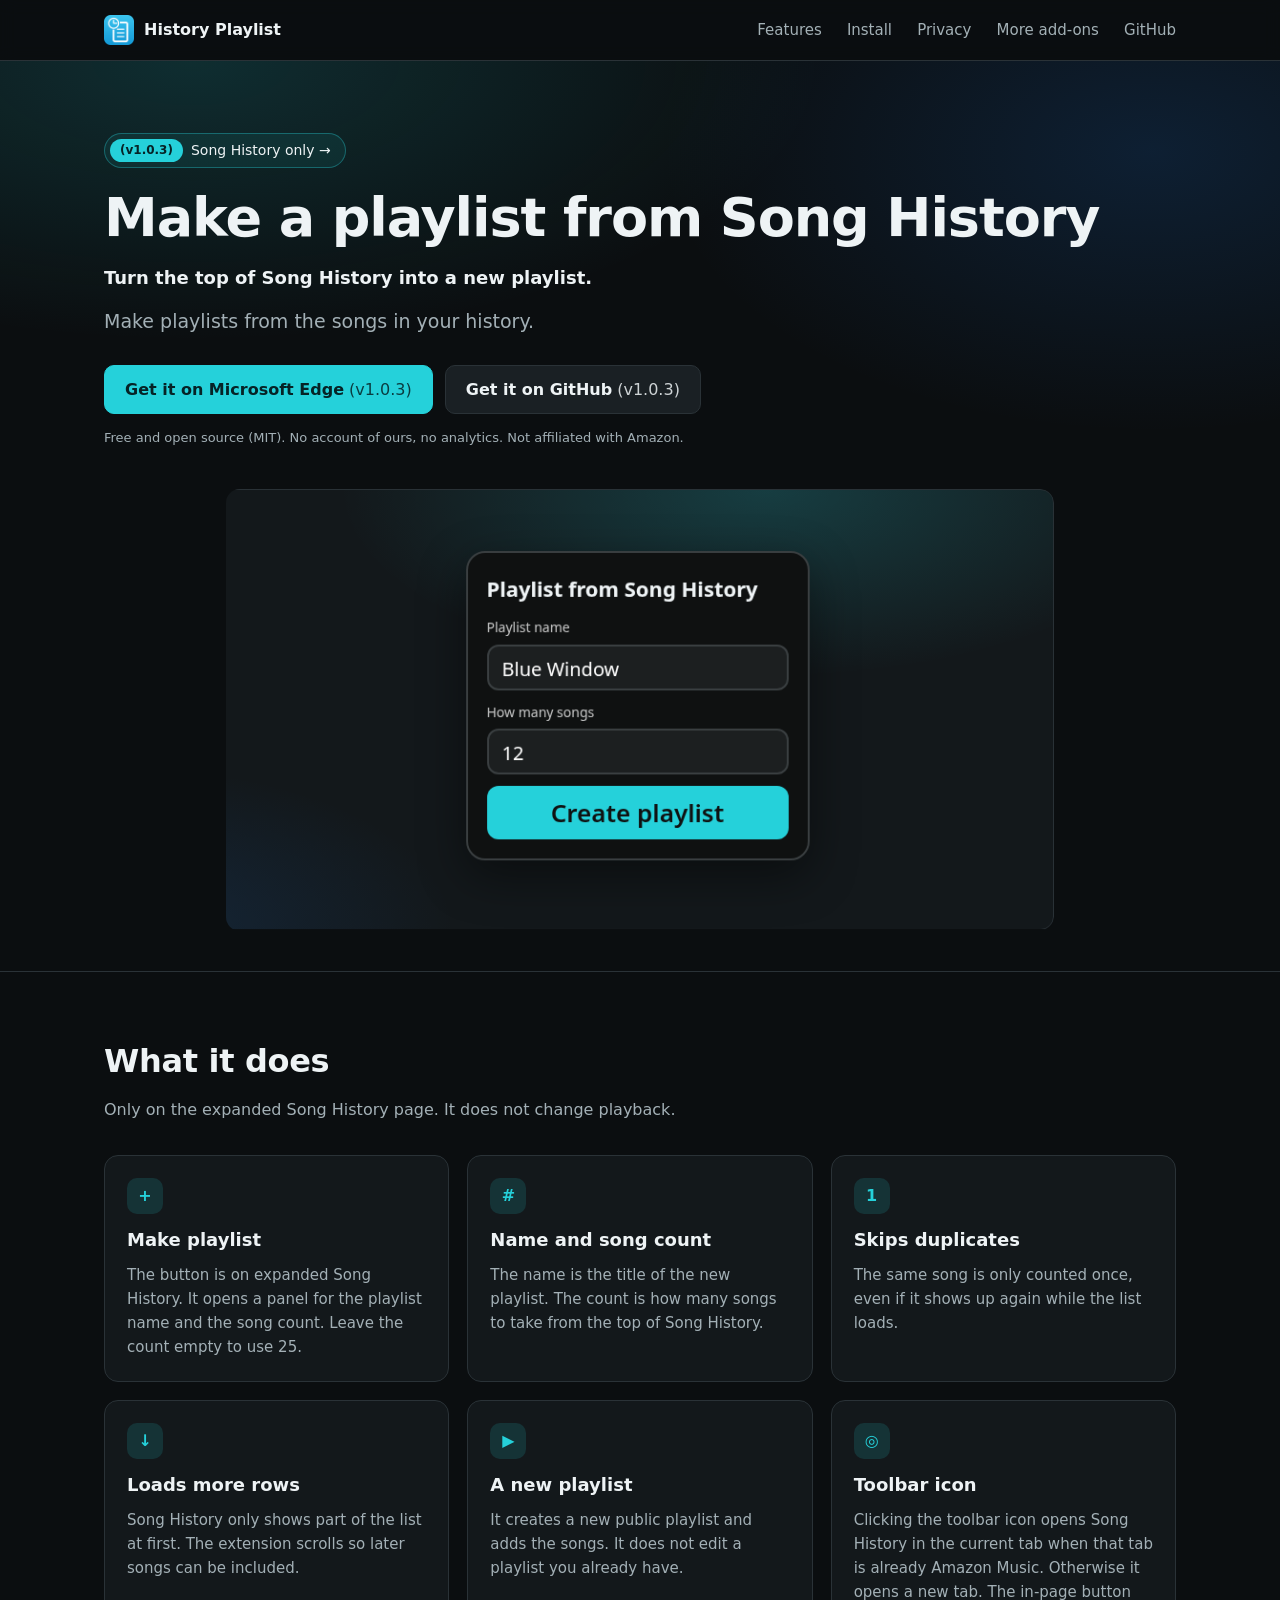
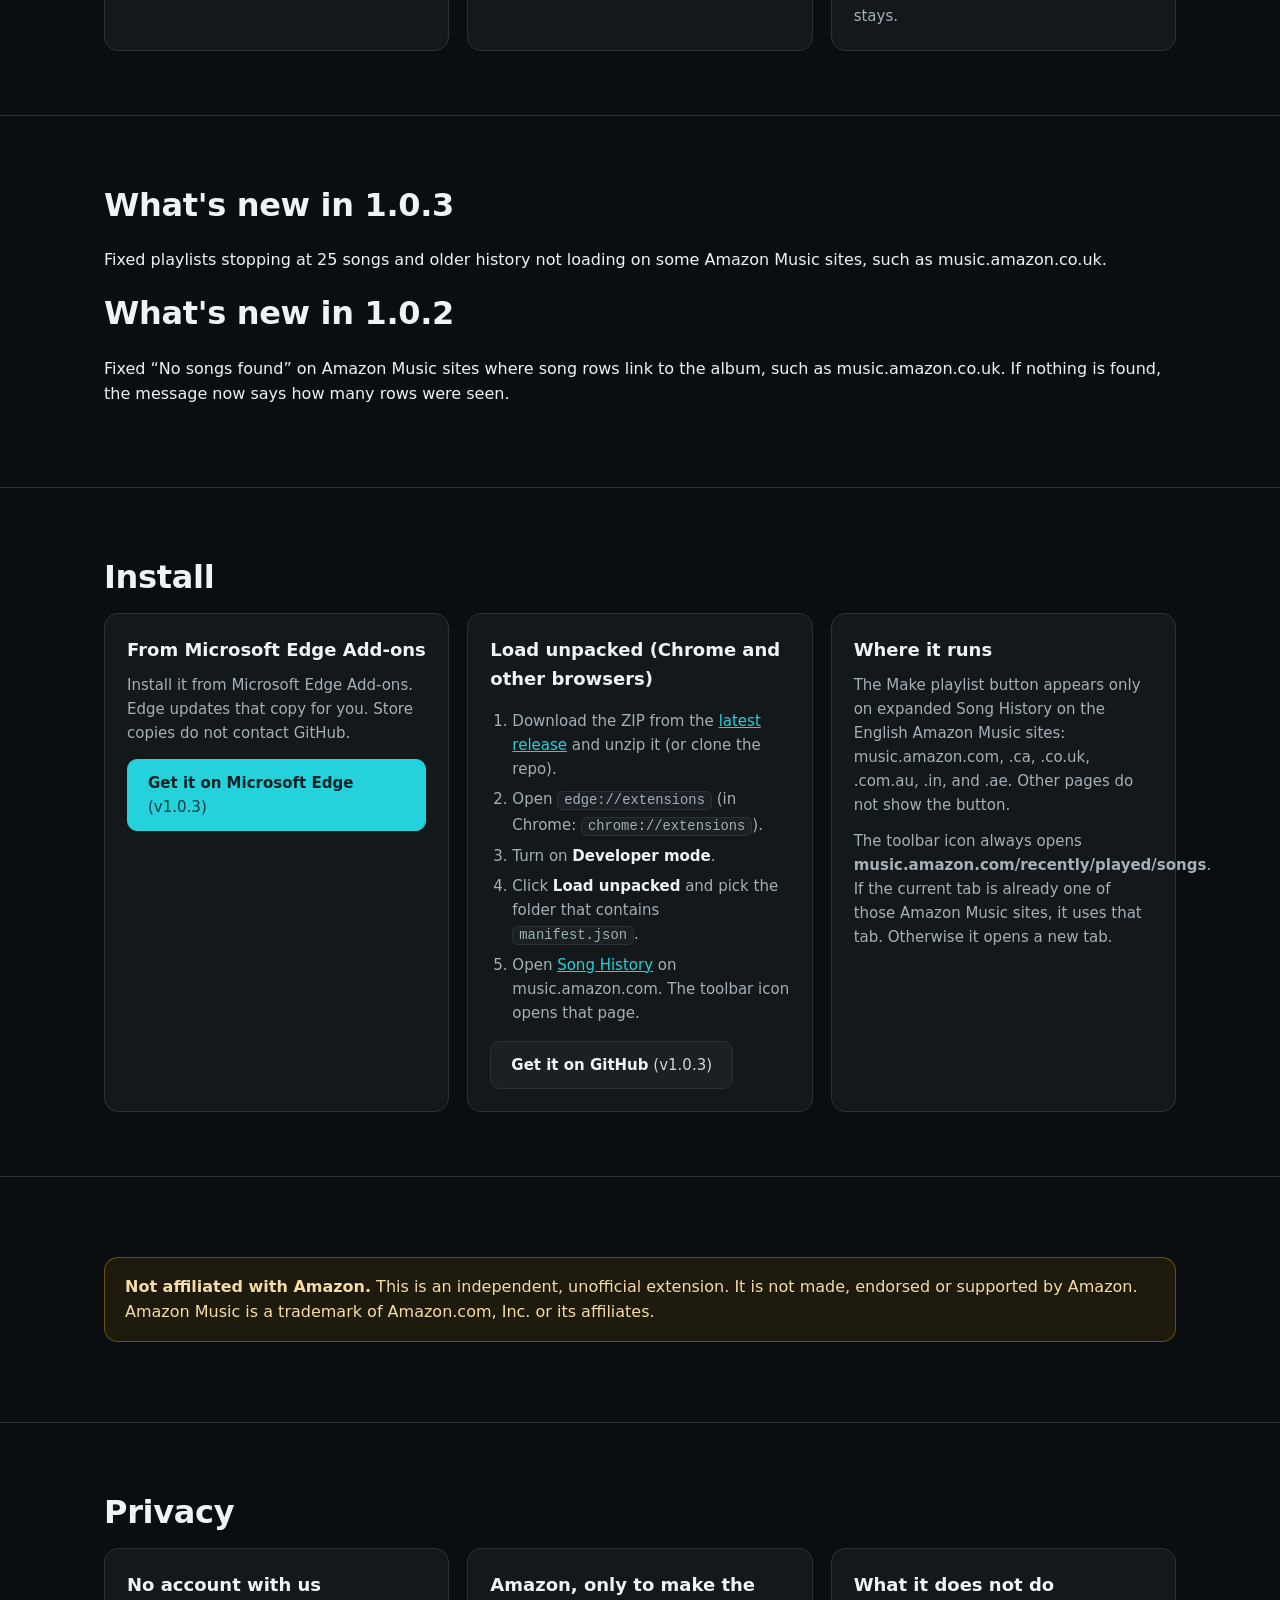
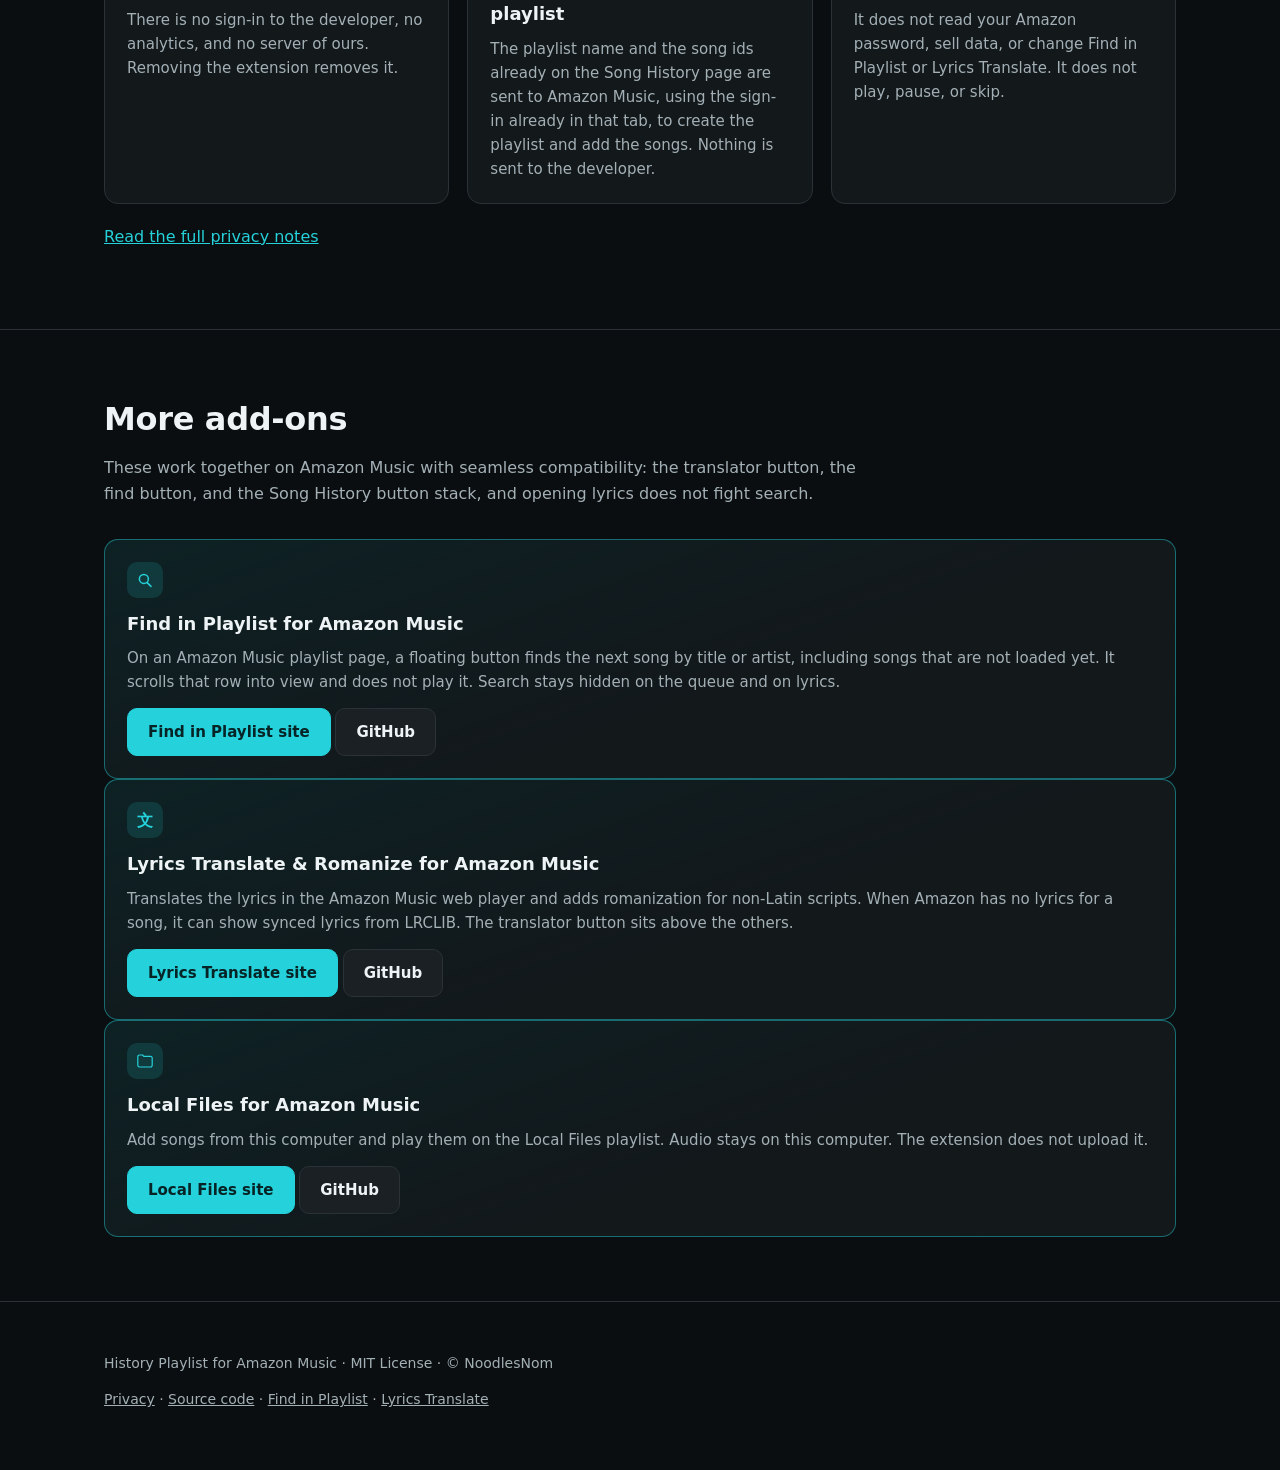
<file: docs/index.html>
<!doctype html>
<html lang="en">
<head>
<meta charset="utf-8">
<meta name="viewport" content="width=device-width, initial-scale=1">
<title>History Playlist for Amazon Music: Microsoft Edge extension</title>
<meta name="description" content="A free Microsoft Edge extension that makes a new playlist from Amazon Music Song History. Name it, choose how many songs, skip duplicates, then open the new playlist. Not affiliated with Amazon.">
<link rel="icon" href="img/icon.png">
<link rel="stylesheet" href="style.css">
</head>
<body>
<header class="top">
  <div class="wrap">
    <a class="brand" href="#"><img src="img/icon.png" alt="">History Playlist</a>
    <nav>
      <a href="#features">Features</a>
      <a href="#install">Install</a>
      <a href="#privacy" class="hide-s">Privacy</a>
      <a href="#more">More add-ons</a>
      <a href="https://github.com/NoodlesNom/history-playlist-for-amazon-music">GitHub</a>
    </nav>
  </div>
</header>

<div class="hero">
  <div class="wrap">
    <a class="pill" href="#features"><b data-ver="github"></b> Song History only &rarr;</a>
    <h1>Make a playlist from Song History</h1>
    <p class="kicker">Turn the top of Song History into a new playlist.</p>
    <p class="lead">Make playlists from the songs in your history.</p>
    <div class="buttons">
      <a class="btn primary" href="https://microsoftedge.microsoft.com/addons/detail/history-playlist-for-amaz/bkdkoldlpmomjdkkbpilddlpcndlgdpg">Get it on Microsoft Edge<span class="bver" data-ver="store"></span></a>
      <a class="btn" href="https://github.com/NoodlesNom/history-playlist-for-amazon-music/releases/latest" title="Download the ZIP and load it unpacked">Get it on GitHub<span class="bver" data-ver="github"></span></a>
    </div>
    <p class="note versions">Microsoft Add-ons store updates can take up to a week because Microsoft reviews each one. The GitHub version is always the newest. <a href="#install">See install options</a>.</p>
    <p class="note">Free and open source (MIT). No account of ours, no analytics. Not affiliated with Amazon.</p>
    <div class="shot">
      <img src="img/history-playlist-listing.png" alt="The Make playlist panel: playlist name Blue Window, 12 songs, and a Create playlist button.">
    </div>
  </div>
</div>

<section id="features">
  <div class="wrap">
    <h2>What it does</h2>
    <p class="sub">Only on the expanded Song History page. It does not change playback.</p>
    <div class="grid">
      <div class="card"><div class="icon">+</div><h3>Make playlist</h3>
        <p>The button is on expanded Song History. It opens a panel for the playlist name and the song count. Leave the count empty to use 25.</p></div>
      <div class="card"><div class="icon">#</div><h3>Name and song count</h3>
        <p>The name is the title of the new playlist. The count is how many songs to take from the top of Song History.</p></div>
      <div class="card"><div class="icon">1</div><h3>Skips duplicates</h3>
        <p>The same song is only counted once, even if it shows up again while the list loads.</p></div>
      <div class="card"><div class="icon">↓</div><h3>Loads more rows</h3>
        <p>Song History only shows part of the list at first. The extension scrolls so later songs can be included.</p></div>
      <div class="card"><div class="icon">▶</div><h3>A new playlist</h3>
        <p>It creates a new public playlist and adds the songs. It does not edit a playlist you already have.</p></div>
      <div class="card"><div class="icon">◎</div><h3>Toolbar icon</h3>
        <p>Clicking the toolbar icon opens Song History in the current tab when that tab is already Amazon Music. Otherwise it opens a new tab. The in-page button stays.</p></div>
    </div>
  </div>
</section>

<section id="whats-new">
  <div class="wrap">
    <h2>What's new in 1.0.3</h2>
    <p>Fixed playlists stopping at 25 songs and older history not loading on some Amazon Music sites, such as music.amazon.co.uk.</p>
    <h2>What's new in 1.0.2</h2>
    <p>Fixed &ldquo;No songs found&rdquo; on Amazon Music sites where song rows link to the album, such as music.amazon.co.uk. If nothing is found, the message now says how many rows were seen.</p>
  </div>
</section>

<section id="install">
  <div class="wrap">
    <h2>Install</h2>
    <div class="grid">
      <div class="card"><h3>From Microsoft Edge Add-ons</h3>
        <p>Install it from Microsoft Edge Add-ons. Edge updates that copy for you. Store copies do not contact GitHub.</p>
        <p style="margin-top:14px"><a class="btn primary" href="https://microsoftedge.microsoft.com/addons/detail/history-playlist-for-amaz/bkdkoldlpmomjdkkbpilddlpcndlgdpg">Get it on Microsoft Edge<span class="bver" data-ver="store"></span></a></p></div>
      <div class="card"><h3>Load unpacked (Chrome and other browsers)</h3>
        <ol class="steps">
          <li>Download the ZIP from the <a href="https://github.com/NoodlesNom/history-playlist-for-amazon-music/releases/latest">latest release</a> and unzip it (or clone the repo).</li>
          <li>Open <code>edge://extensions</code> (in Chrome: <code>chrome://extensions</code>).</li>
          <li>Turn on <b>Developer mode</b>.</li>
          <li>Click <b>Load unpacked</b> and pick the folder that contains <code>manifest.json</code>.</li>
          <li>Open <a href="https://music.amazon.com/recently/played/songs">Song History</a> on music.amazon.com. The toolbar icon opens that page.</li>
        </ol>
        <p style="margin-top:14px"><a class="btn" href="https://github.com/NoodlesNom/history-playlist-for-amazon-music/releases/latest" title="Download the ZIP and load it unpacked">Get it on GitHub<span class="bver" data-ver="github"></span></a></p></div>
      <div class="card"><h3>Where it runs</h3>
        <p>The Make playlist button appears only on expanded Song History on the English Amazon Music sites: music.amazon.com, .ca, .co.uk, .com.au, .in, and .ae. Other pages do not show the button.</p>
        <p style="margin-top:12px">The toolbar icon always opens <b>music.amazon.com/recently/played/songs</b>. If the current tab is already one of those Amazon Music sites, it uses that tab. Otherwise it opens a new tab.</p></div>
    </div>
    <p class="note versions" style="margin-top:18px">Microsoft Add-ons store updates can take up to a week because Microsoft reviews each one. The GitHub version is always the newest. <a href="#features">See what's included</a>.</p>
  </div>
</section>

<section>
  <div class="wrap">
    <p class="disclaimer"><b>Not affiliated with Amazon.</b> This is an independent, unofficial extension. It is not made, endorsed or supported by Amazon. Amazon Music is a trademark of Amazon.com, Inc. or its affiliates.</p>
  </div>
</section>

<section id="privacy">
  <div class="wrap">
    <h2>Privacy</h2>
    <div class="grid">
      <div class="card"><h3>No account with us</h3><p>There is no sign-in to the developer, no analytics, and no server of ours. Removing the extension removes it.</p></div>
      <div class="card"><h3>Amazon, only to make the playlist</h3><p>The playlist name and the song ids already on the Song History page are sent to Amazon Music, using the sign-in already in that tab, to create the playlist and add the songs. Nothing is sent to the developer.</p></div>
      <div class="card"><h3>What it does not do</h3><p>It does not read your Amazon password, sell data, or change Find in Playlist or Lyrics Translate. It does not play, pause, or skip.</p></div>
    </div>
    <p style="margin-top:20px"><a href="privacy.html">Read the full privacy notes</a></p>
  </div>
</section>

<section id="more">
  <div class="wrap">
    <h2>More add-ons</h2>
    <p class="sub">These work together on Amazon Music with seamless compatibility: the translator button, the find button, and the Song History button stack, and opening lyrics does not fight search.</p>
    <div class="card new">
      <div class="icon" aria-hidden="true"><svg viewBox="0 0 24 24" width="18" height="18"><circle cx="10.5" cy="10.5" r="6" fill="none" stroke="currentColor" stroke-width="2"/><path d="M15 15.5 L20 20.5" fill="none" stroke="currentColor" stroke-width="2" stroke-linecap="round"/></svg></div>
      <h3>Find in Playlist for Amazon Music</h3>
      <p>On an Amazon Music playlist page, a floating button finds the next song by title or artist, including songs that are not loaded yet. It scrolls that row into view and does not play it. Search stays hidden on the queue and on lyrics.</p>
      <p style="margin-top:14px"><a class="btn primary" href="https://noodlesnom.github.io/find-in-playlist-for-amazon-music/">Find in Playlist site</a> <a class="btn" href="https://github.com/NoodlesNom/find-in-playlist-for-amazon-music">GitHub</a></p>
    </div>
    <div class="card new">
      <div class="icon">文</div>
      <h3>Lyrics Translate &amp; Romanize for Amazon Music</h3>
      <p>Translates the lyrics in the Amazon Music web player and adds romanization for non-Latin scripts. When Amazon has no lyrics for a song, it can show synced lyrics from LRCLIB. The translator button sits above the others.</p>
      <p style="margin-top:14px"><a class="btn primary" href="https://noodlesnom.github.io/lyrics-translate-for-amazon-music/">Lyrics Translate site</a> <a class="btn" href="https://github.com/NoodlesNom/lyrics-translate-for-amazon-music">GitHub</a></p>
    </div>
    <div class="card new">
      <div class="icon" aria-hidden="true"><svg viewBox="0 0 24 24" width="18" height="18"><path fill="none" stroke="currentColor" stroke-width="1.6" stroke-linejoin="round" stroke-linecap="round" d="M2.4 6.2A2.2 2.2 0 0 1 4.6 4h4.2l1.6 1.8h9a2.2 2.2 0 0 1 2.2 2.2v9.8a2.2 2.2 0 0 1-2.2 2.2H4.6a2.2 2.2 0 0 1-2.2-2.2V6.2z"/></svg></div>
      <h3>Local Files for Amazon Music</h3>
      <p>Add songs from this computer and play them on the Local Files playlist. Audio stays on this computer. The extension does not upload it.</p>
      <p style="margin-top:14px"><a class="btn primary" href="https://noodlesnom.github.io/local-files-for-amazon-music/">Local Files site</a> <a class="btn" href="https://github.com/NoodlesNom/local-files-for-amazon-music">GitHub</a></p>
    </div>
  </div>
</section>

<footer>
  <div class="wrap">
    <p>History Playlist for Amazon Music · MIT License · © NoodlesNom</p>
    <p><a href="privacy.html">Privacy</a> · <a href="https://github.com/NoodlesNom/history-playlist-for-amazon-music">Source code</a> · <a href="https://noodlesnom.github.io/find-in-playlist-for-amazon-music/">Find in Playlist</a> · <a href="https://noodlesnom.github.io/lyrics-translate-for-amazon-music/">Lyrics Translate</a></p>
  </div>
</footer>
<script>
// Version numbers in the install buttons: versions.json is on this same site (updated by a GitHub Actions workflow every
// 6 hours and on each release), so visitors' browsers make no third-party requests. If it can't load, the buttons just show no version.
fetch('versions.json', { cache: 'no-cache' }).then((r) => (r.ok ? r.json() : Promise.reject(r.status))).then((v) => {
  const ok = (x) => typeof x === 'string' && /^\d+(\.\d+){1,3}$/.test(x);
  const at = new Date(v.checked);
  const when = isNaN(at) ? '' : 'Version checked ' + at.toLocaleString();
  document.querySelectorAll('[data-ver]').forEach((el) => {
    const x = v[el.dataset.ver];
    if (!ok(x)) return;
    el.textContent = ' (v' + x + ')';
    if (when) el.parentElement.title = (el.parentElement.title ? el.parentElement.title + '. ' : '') + when;
  });
  // The "store can lag behind GitHub" note only matters while GitHub is ahead; hide it when both show the same version.
  if (ok(v.store) && ok(v.github) && v.store === v.github) {
    document.querySelectorAll('.note.versions').forEach((el) => { el.hidden = true; });
  }
}).catch(() => {});
</script>
</body>
</html>
</file>
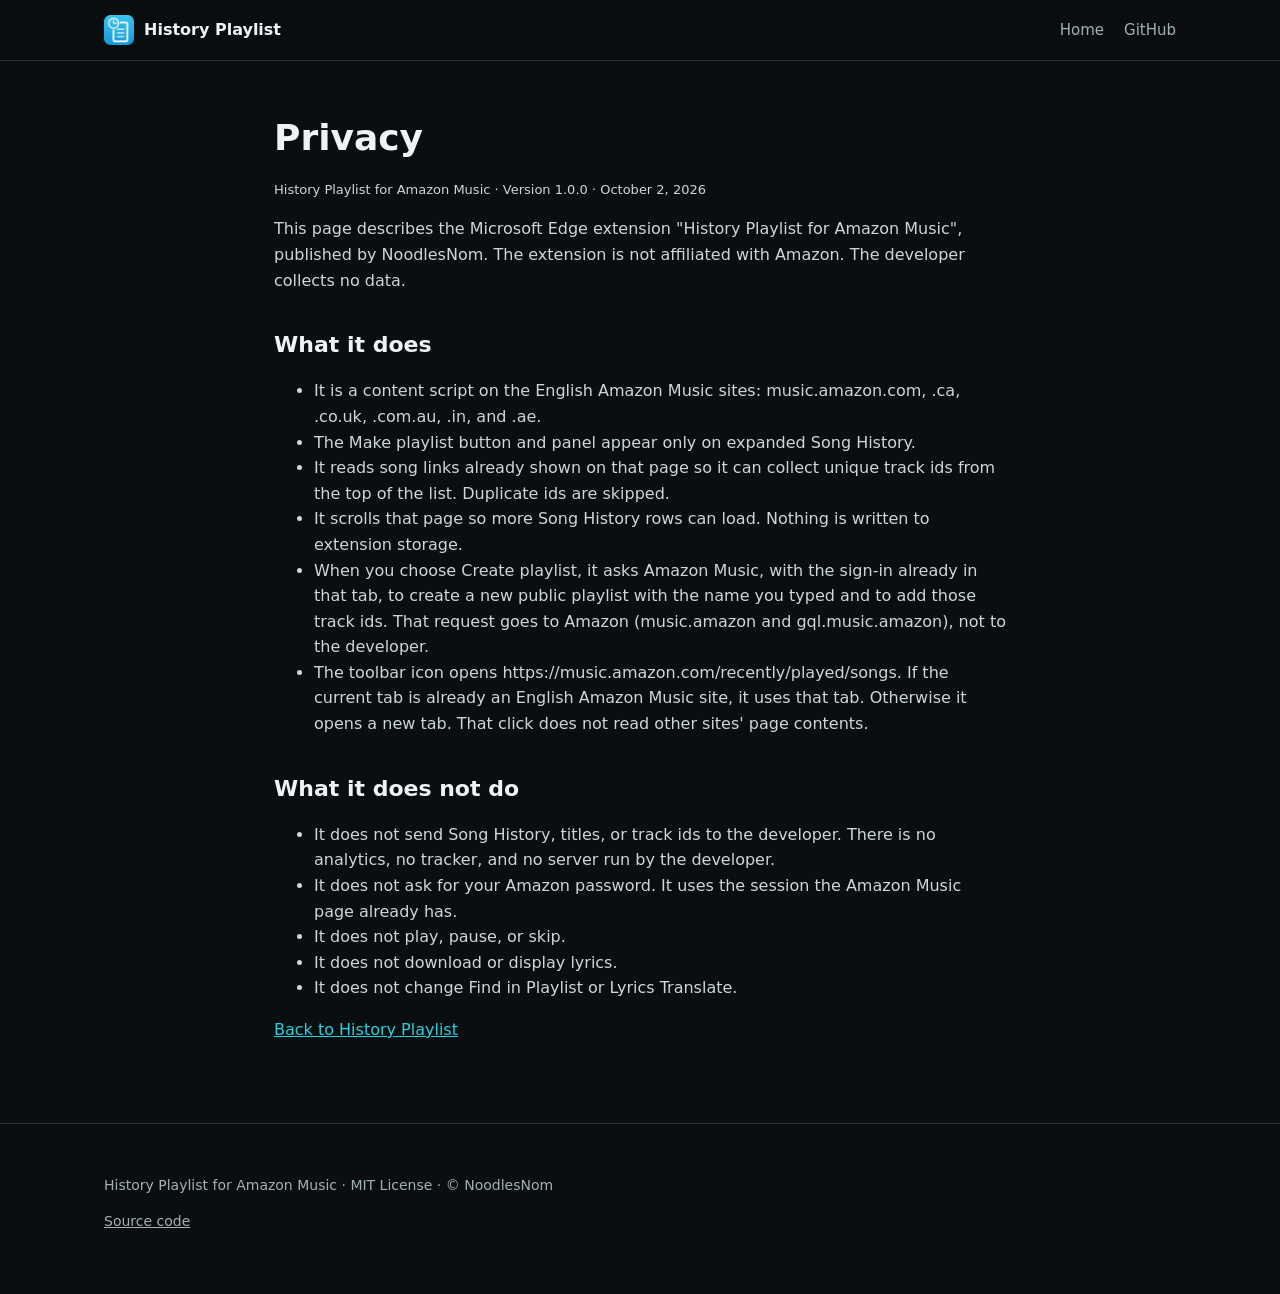
<file: docs/privacy.html>
<!doctype html>
<html lang="en">
<head>
<meta charset="utf-8">
<meta name="viewport" content="width=device-width, initial-scale=1">
<title>Privacy: History Playlist for Amazon Music</title>
<meta name="description" content="Privacy notes for History Playlist for Amazon Music. The developer collects no data. Playlist creation uses the Amazon Music session already open in the browser.">
<link rel="icon" href="img/icon.png">
<link rel="stylesheet" href="style.css">
</head>
<body>
<header class="top">
  <div class="wrap">
    <a class="brand" href="./"><img src="img/icon.png" alt="">History Playlist</a>
    <nav><a href="./">Home</a><a href="https://github.com/NoodlesNom/history-playlist-for-amazon-music">GitHub</a></nav>
  </div>
</header>
<main class="doc">
  <h1>Privacy</h1>
  <p class="note">History Playlist for Amazon Music · Version 1.0.0 · October 2, 2026</p>
  <p>This page describes the Microsoft Edge extension "History Playlist for Amazon Music", published by NoodlesNom. The extension is not affiliated with Amazon. The developer collects no data.</p>

  <h2>What it does</h2>
  <ul>
    <li>It is a content script on the English Amazon Music sites: music.amazon.com, .ca, .co.uk, .com.au, .in, and .ae.</li>
    <li>The Make playlist button and panel appear only on expanded Song History.</li>
    <li>It reads song links already shown on that page so it can collect unique track ids from the top of the list. Duplicate ids are skipped.</li>
    <li>It scrolls that page so more Song History rows can load. Nothing is written to extension storage.</li>
    <li>When you choose Create playlist, it asks Amazon Music, with the sign-in already in that tab, to create a new public playlist with the name you typed and to add those track ids. That request goes to Amazon (music.amazon and gql.music.amazon), not to the developer.</li>
    <li>The toolbar icon opens https://music.amazon.com/recently/played/songs. If the current tab is already an English Amazon Music site, it uses that tab. Otherwise it opens a new tab. That click does not read other sites' page contents.</li>
  </ul>

  <h2>What it does not do</h2>
  <ul>
    <li>It does not send Song History, titles, or track ids to the developer. There is no analytics, no tracker, and no server run by the developer.</li>
    <li>It does not ask for your Amazon password. It uses the session the Amazon Music page already has.</li>
    <li>It does not play, pause, or skip.</li>
    <li>It does not download or display lyrics.</li>
    <li>It does not change Find in Playlist or Lyrics Translate.</li>
  </ul>

  <p><a href="./">Back to History Playlist</a></p>
</main>
<footer>
  <div class="wrap">
    <p>History Playlist for Amazon Music · MIT License · © NoodlesNom</p>
    <p><a href="https://github.com/NoodlesNom/history-playlist-for-amazon-music">Source code</a></p>
  </div>
</footer>
</body>
</html>
</file>
<file: docs/style.css>
:root {
  --bg: #0b0e10; --panel: #13181b; --panel2: #1a2024; --line: #2a3237; --text: #eef3f5; --muted: #a3b0b6;
  --accent: #25d1da; --blue: #1a6fd1; --radius: 14px;
}
* { box-sizing: border-box; }
html { scroll-behavior: smooth; }
body { margin: 0; background: var(--bg); color: var(--text); font: 16px/1.6 system-ui, -apple-system, "Segoe UI", Roboto, "Helvetica Neue", Arial, sans-serif; }
a { color: var(--accent); }
img { max-width: 100%; height: auto; display: block; }
.wrap { max-width: 1120px; margin: 0 auto; padding: 0 24px; }
header.top { position: sticky; top: 0; z-index: 10; background: rgba(11, 14, 16, .88); backdrop-filter: blur(8px); border-bottom: 1px solid var(--line); }
header.top .wrap { display: flex; align-items: center; justify-content: space-between; height: 60px; gap: 16px; }
.brand { display: flex; align-items: center; gap: 10px; color: var(--text); text-decoration: none; font-weight: 700; }
.brand img { width: 30px; height: 30px; }
nav a { color: var(--muted); text-decoration: none; margin-left: 20px; font-size: 15px; }
nav a:hover { color: var(--text); }
.hero { padding: 72px 0 40px; background: radial-gradient(900px 400px at 15% 0%, rgba(37, 209, 218, .16), transparent 70%), radial-gradient(700px 400px at 90% 10%, rgba(26, 111, 209, .18), transparent 70%); }
.hero h1 { font-size: clamp(32px, 5vw, 54px); line-height: 1.1; margin: 0 0 16px; letter-spacing: -.02em; }
.hero h1 span { background: linear-gradient(90deg, var(--accent), #6aa8ff); -webkit-background-clip: text; background-clip: text; color: transparent; }
.lead { font-size: 19px; color: var(--muted); max-width: 720px; margin: 0 0 28px; }
.buttons { display: flex; flex-wrap: wrap; gap: 12px; margin-bottom: 14px; }
.btn { display: inline-block; padding: 11px 20px; border-radius: 10px; font-weight: 600; text-decoration: none; border: 1px solid var(--line); color: var(--text); background: var(--panel2); }
.btn.primary { background: var(--accent); color: #062326; border-color: var(--accent); }
.btn[aria-disabled="true"] { opacity: .75; cursor: default; }
.note { font-size: 13px; color: var(--muted); }
.note.versions { margin: 0 0 6px; }
.btn .bver { font-variant-numeric: tabular-nums; opacity: .85; font-weight: 500; }
.shot { width: min(100%, 828px); margin: 40px auto 0; border-radius: var(--radius); overflow: hidden; }
.shot img { width: 100%; height: auto; }
section { padding: 64px 0; border-top: 1px solid var(--line); }
section h2 { font-size: 32px; margin: 0 0 10px; letter-spacing: -.01em; }
section > .wrap > p.sub { color: var(--muted); margin: 0 0 32px; max-width: 760px; }
.grid { display: grid; grid-template-columns: repeat(auto-fit, minmax(300px, 1fr)); gap: 18px; }
.card { background: var(--panel); border: 1px solid var(--line); border-radius: var(--radius); padding: 22px; }
.card h3 { margin: 0 0 8px; font-size: 18px; }
.card p, .card li { color: var(--muted); font-size: 15px; }
.card p { margin: 0; }
.card ul { margin: 8px 0 0; padding-left: 18px; }
.icon { display: inline-flex; width: 36px; height: 36px; align-items: center; justify-content: center; border-radius: 10px; background: rgba(37, 209, 218, .14); color: var(--accent); font-weight: 700; margin-bottom: 12px; }
.split { display: grid; grid-template-columns: 1.35fr 1fr; gap: 40px; align-items: center; margin-top: 48px; }
.split.rev { grid-template-columns: 1fr 1.35fr; }
.split.rev .media { order: 2; }
.split .media { border-radius: var(--radius); overflow: hidden; border: 1px solid var(--line); }
.split .media img { width: 100%; height: auto; }
.split h3 { font-size: 24px; margin: 0 0 10px; }
.split p, .split li { color: var(--muted); }
.popup-wrap { display: grid; grid-template-columns: 340px 1fr; gap: 48px; align-items: start; }
.popup-wrap .popup-img { border-radius: 12px; overflow: hidden; border: 1px solid var(--line); box-shadow: 0 20px 60px rgba(0, 0, 0, .5); }
dl.controls { margin: 0; display: grid; grid-template-columns: 200px 1fr; gap: 12px 20px; }
dl.controls dt { font-weight: 600; }
dl.controls dd { margin: 0; color: var(--muted); }
.dot { display: inline-block; width: 10px; height: 10px; border-radius: 50%; margin-right: 6px; vertical-align: 0; }
.g { background: #3ddc84; } .a { background: #ffb300; } .r { background: #ff5252; } .n { background: #8a8f91; }
ol.steps { padding-left: 22px; } ol.steps li { margin: 6px 0; color: var(--muted); } ol.steps li b { color: var(--text); }
code, kbd { background: var(--panel2); border: 1px solid var(--line); border-radius: 6px; padding: 1px 6px; font-size: .92em; }
.disclaimer { background: rgba(255, 179, 0, .08); border: 1px solid rgba(255, 179, 0, .35); border-radius: var(--radius); padding: 16px 20px; color: #f3dca6; }
footer { border-top: 1px solid var(--line); padding: 36px 0 48px; color: var(--muted); font-size: 14px; }
footer a { color: var(--muted); }
.doc { max-width: 780px; padding: 48px 24px 64px; margin: 0 auto; }
.doc h1 { font-size: 36px; margin: 0 0 6px; }
.doc h2 { font-size: 22px; margin: 34px 0 8px; }
.doc p, .doc li { color: #cdd6da; }
.pill { display: inline-flex; align-items: center; gap: 8px; margin-bottom: 20px; padding: 5px 14px 5px 5px; border-radius: 999px; border: 1px solid rgba(37, 209, 218, .35); background: rgba(37, 209, 218, .08); color: var(--text); text-decoration: none; font-size: 14px; }
.pill b { white-space: nowrap; flex: none; background: var(--accent); color: #062326; border-radius: 999px; padding: 2px 10px; font-size: 12px; }
.pill:hover { border-color: var(--accent); }
.tag { display: inline-block; vertical-align: middle; margin-left: 6px; padding: 1px 8px; border-radius: 999px; background: rgba(37, 209, 218, .16); color: var(--accent); font-size: 11px; font-weight: 700; letter-spacing: .04em; text-transform: uppercase; }
.split .tag { margin: 0 0 10px; }
.card { position: relative; }
.card .icon + .tag { position: absolute; top: 28px; right: 22px; margin: 0; }
.grid > .card.new { grid-column: 1 / -1; }
.grid.five { grid-template-columns: repeat(6, 1fr); }
.grid.five > .card { grid-column: span 2; }
.grid.five > .card:nth-child(n+4) { grid-column: span 3; }
.doc .table-wrap { overflow-x: auto; }
.card.new { border-color: rgba(37, 209, 218, .45); background: linear-gradient(160deg, rgba(37, 209, 218, .10), var(--panel) 60%); }
ul.ticks { list-style: none; padding: 0; margin: 14px 0 0; }
ul.ticks li { position: relative; padding-left: 26px; margin: 8px 0; }
ul.ticks li::before { content: "✓"; position: absolute; left: 0; top: 0; color: var(--accent); font-weight: 700; }
.changelog { display: grid; grid-template-columns: repeat(auto-fit, minmax(190px, 1fr)); gap: 16px; }
.changelog .card h3 { font-size: 20px; }
.card p.upd-note { margin-top: 12px; padding: 10px 12px; border-radius: 10px; background: rgba(26, 111, 209, .14); border: 1px solid rgba(26, 111, 209, .45); color: #cdd6da; }
.card p.upd-note b { color: var(--text); }

.kicker { font-size: 18px; font-weight: 600; color: var(--text); max-width: 720px; margin: 0 0 14px; }
.search-stage {
  background:
    radial-gradient(640px 280px at 72% 0%, rgba(37, 209, 218, .20), transparent 70%),
    radial-gradient(480px 240px at 10% 100%, rgba(26, 111, 209, .16), transparent 70%),
    #13181b;
  padding: 64px 24px 72px;
  display: flex;
  justify-content: center;
}
.search-demo { display: flex; flex-direction: column; align-items: flex-end; gap: 16px; width: min(560px, 100%); }
.demo-btn {
  width: 64px; height: 64px; border-radius: 50%;
  border: 2px solid #25d1da; background: rgba(20, 22, 23, .92); color: #25d1da;
  display: flex; align-items: center; justify-content: center;
  box-shadow: 0 8px 24px rgba(0, 0, 0, .35);
}
.demo-btn svg { width: 32px; height: 32px; display: block; }
.demo-pop {
  display: flex; flex-wrap: wrap; align-items: center; gap: 12px;
  width: 100%; padding: 16px;
  border: 2px solid #3a3f41; border-radius: 20px; background: #0f1111;
  box-shadow: 0 16px 50px rgba(0, 0, 0, .45);
}
.demo-input {
  flex: 1 1 180px; min-width: 0; height: 56px;
  border: 2px solid #25d1da; border-radius: 12px; background: #1c1f20;
  color: rgba(255, 255, 255, .45); font: 26px/56px system-ui, -apple-system, "Segoe UI", sans-serif;
  padding: 0 16px;
}
.demo-go {
  height: 56px; border-radius: 12px; background: #25d1da; color: #0f1111;
  font: 600 26px/56px system-ui, -apple-system, "Segoe UI", sans-serif; padding: 0 20px;
}
@media (max-width: 860px) {
  .split, .split.rev, .popup-wrap, .grid.five { grid-template-columns: 1fr; }
  .grid.five > .card, .grid.five > .card:nth-child(n+4) { grid-column: auto; }
  .split.rev .media { order: 0; }
  dl.controls { grid-template-columns: 1fr; gap: 2px; } dl.controls dd { margin-bottom: 10px; }
  nav a { margin-left: 12px; }
}
@media (max-width: 560px) {
  nav a.hide-s { display: none; }
  .brand { white-space: nowrap; } nav { white-space: nowrap; } nav a { margin-left: 10px; font-size: 14px; }
  .pill { font-size: 12px; border-radius: 16px; }
}

.hist-pop {
  width: min(360px, 100%);
  display: flex; flex-direction: column; gap: 12px;
  padding: 20px; border: 2px solid #3a3f41; border-radius: 20px; background: #0f1111;
  box-shadow: 0 16px 50px rgba(0,0,0,.45); text-align: left;
}
.hist-pop h2 { margin: 0; font-size: 22px; }
.hist-pop label { display: flex; flex-direction: column; gap: 6px; color: rgba(255,255,255,.75); font-size: 14px; }
.hist-pop label span {
  display: block; height: 48px; padding: 0 14px; border: 2px solid #3a3f41; border-radius: 12px;
  background: #1c1f20; color: #fff; font: 20px/48px system-ui, sans-serif;
}
.hist-pop .demo-go { text-align: center; }
</file>
